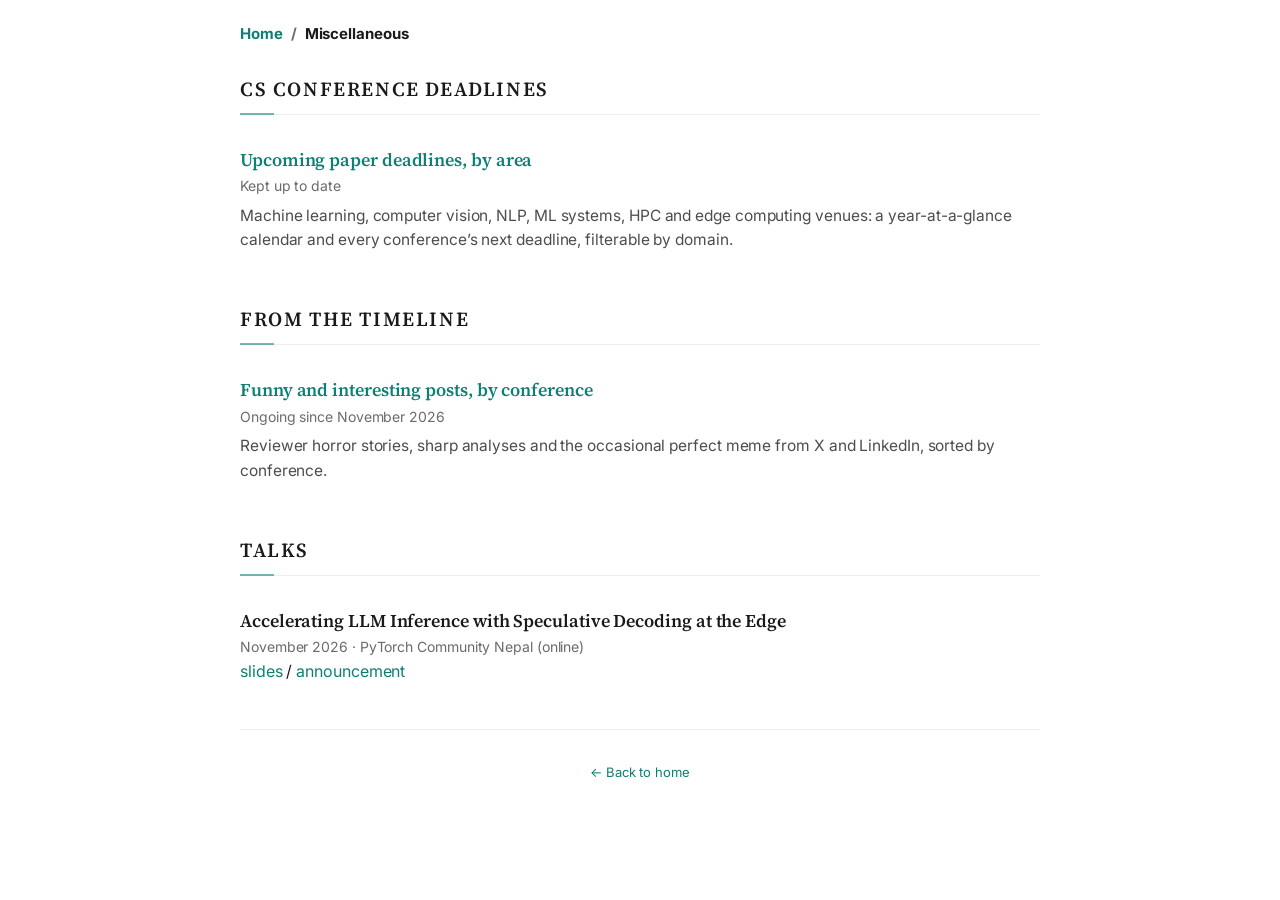
<file: miscellaneous/index.html>
<!DOCTYPE html>
<html lang="en">

<head>
  <meta charset="UTF-8">
  <meta name="viewport" content="width=device-width, initial-scale=1">
  <meta name="description" content="Manjil Nepal – life outside research: notes, trips, and other things.">
  <meta name="author" content="Manjil Nepal">
  <meta name="theme-color" content="#ffffff">
  <title>Miscellaneous – Manjil Nepal</title>
  <link rel="shortcut icon" href="../assets/img/icons/atom.png" type="image/x-icon">
  <link rel="preconnect" href="https://fonts.googleapis.com">
  <link rel="preconnect" href="https://fonts.gstatic.com" crossorigin>
  <link rel="stylesheet"
    href="https://fonts.googleapis.com/css2?family=Inter:ital,wght@0,400..900;1,400..700&family=Source+Serif+4:ital,opsz,wght@0,8..60,400..700;1,8..60,400&family=Noto+Serif+Devanagari:wght@600&display=swap">
  <link rel="stylesheet" href="../assets/css/style.css?v=20261108">
</head>

<body>

  <!-- ── Nav ── -->
  <nav class="page-nav">
    <a href="../">Home</a>
    <span aria-hidden="true">/</span>
    <span aria-current="page">Miscellaneous</span>
  </nav>

  <!--
    To add an entry to any section, copy this block. The image is optional;
    drop the .misc-img element entirely for a text-only entry. Images live in
    assets/img/misc/.

  <div class="misc-item">
    <div class="misc-img">
      <img src="../assets/img/misc/your-photo.jpg" alt="Short description" loading="lazy">
    </div>
    <div class="misc-body">
      <a class="misc-title" href="#">Title of the thing</a>
      <div class="misc-date">Month Year</div>
      <p>A few sentences about it.</p>
    </div>
  </div>
  -->

  <!-- ── CS deadlines ── -->
  <section class="section" id="deadlines">
    <h2>CS Conference Deadlines</h2>

    <div class="misc-item">
      <div class="misc-body">
        <a class="misc-title" href="deadlines/">Upcoming paper deadlines, by area</a>
        <div class="misc-date">Kept up to date</div>
        <p>Machine learning, computer vision, NLP, ML systems, HPC and edge computing venues: a year-at-a-glance
          calendar and every conference&#8217;s next deadline, filterable by domain.</p>
      </div>
    </div>
  </section>

  <!-- ── From the Timeline ── -->
  <section class="section" id="timeline">
    <h2>From the Timeline</h2>

    <div class="misc-item">
      <div class="misc-body">
        <a class="misc-title" href="timeline/">Funny and interesting posts, by conference</a>
        <div class="misc-date">Ongoing since November 2026</div>
        <p>Reviewer horror stories, sharp analyses and the occasional perfect meme from X and LinkedIn, sorted
          by conference.</p>
      </div>
    </div>
  </section>

  <!-- ── Talks ── newest first -->
  <section class="section" id="talks">
    <h2>Talks</h2>

    <div class="misc-item">
      <div class="misc-body">
        <span class="misc-title">Accelerating LLM Inference with Speculative Decoding at the Edge</span>
        <div class="misc-date">November 2026 &middot; PyTorch Community Nepal (online)</div>
        <a href="../data/talks/speculative-decoding-pytorch-nepal.pdf" target="_blank">slides</a>
        /
        <a href="https://www.linkedin.com/feed/update/urn:li:activity:7522672305756577792/"
          target="_blank">announcement</a>
      </div>
    </div>
  </section>

  <!-- ── Footer ── -->
  <footer class="footer">
    <div class="footer-credit">
      <a href="../">&larr; Back to home</a>
    </div>
  </footer>


</body>

</html>
</file>
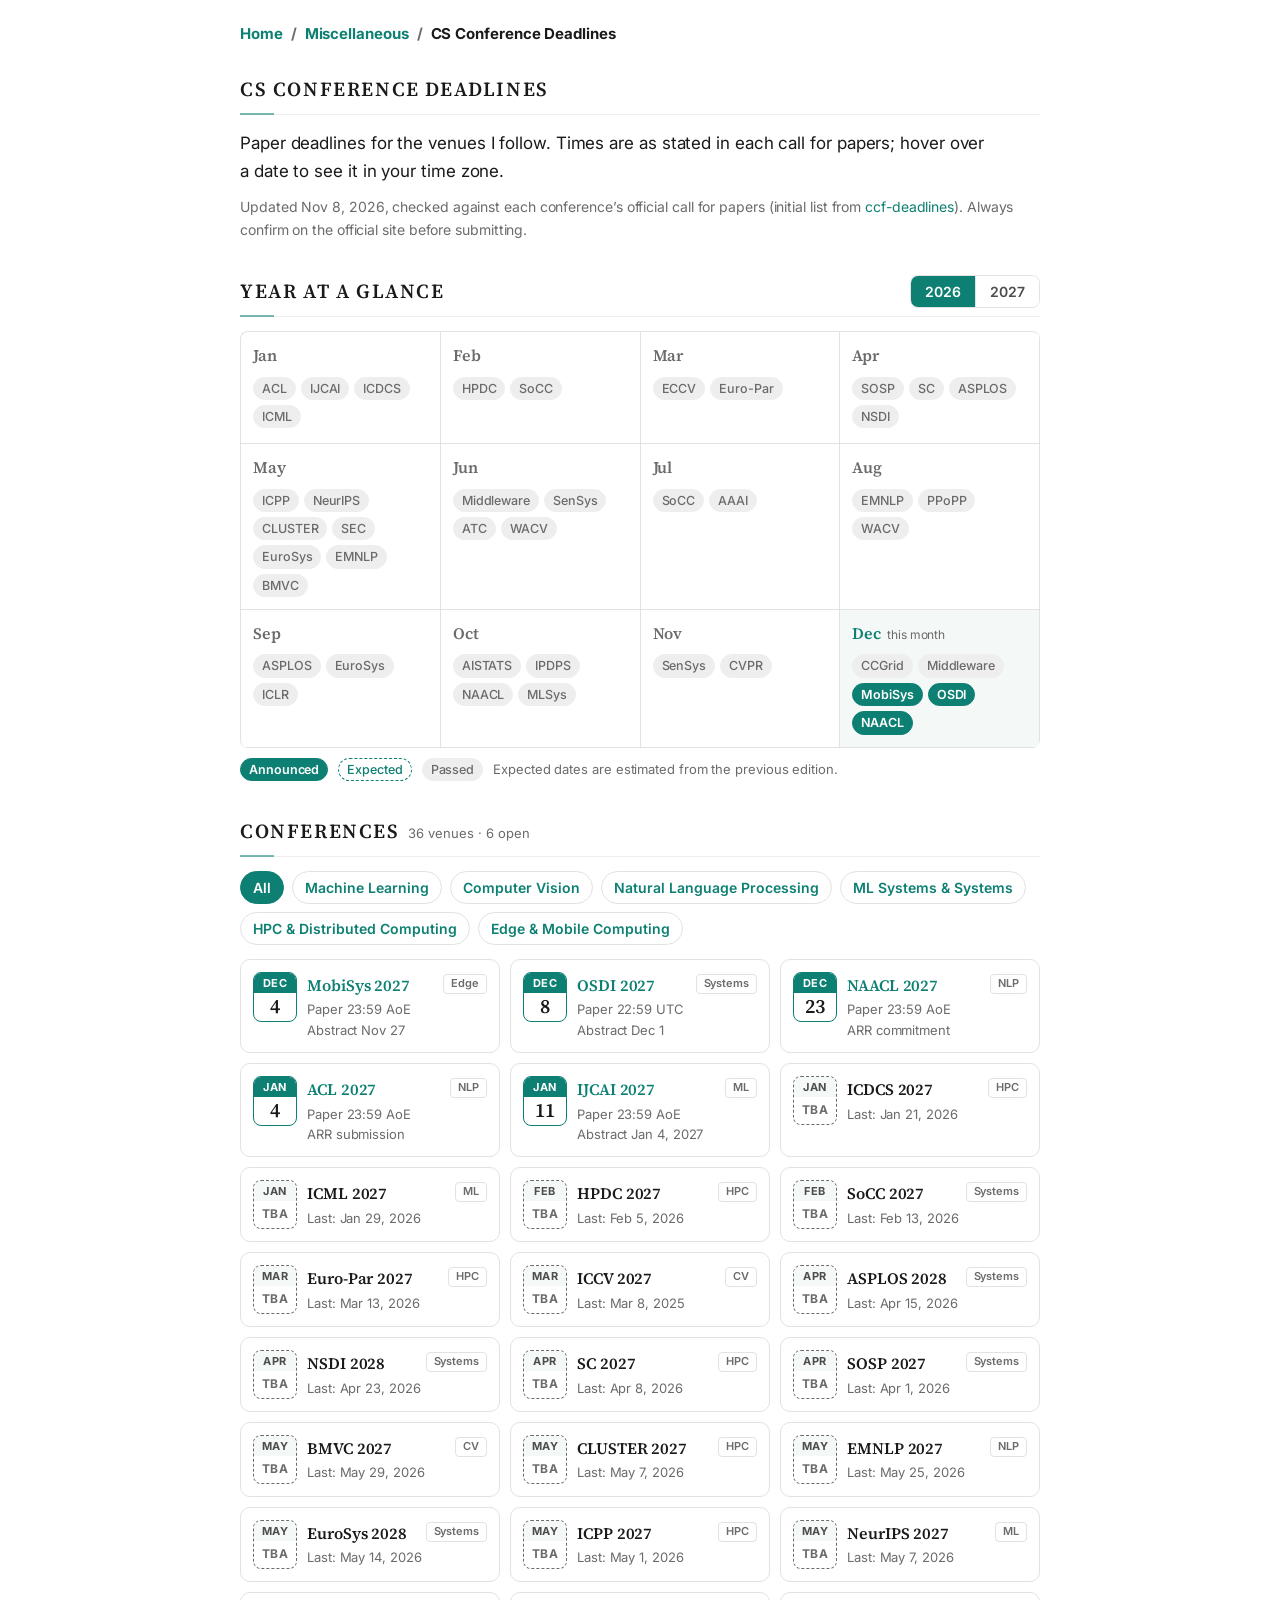
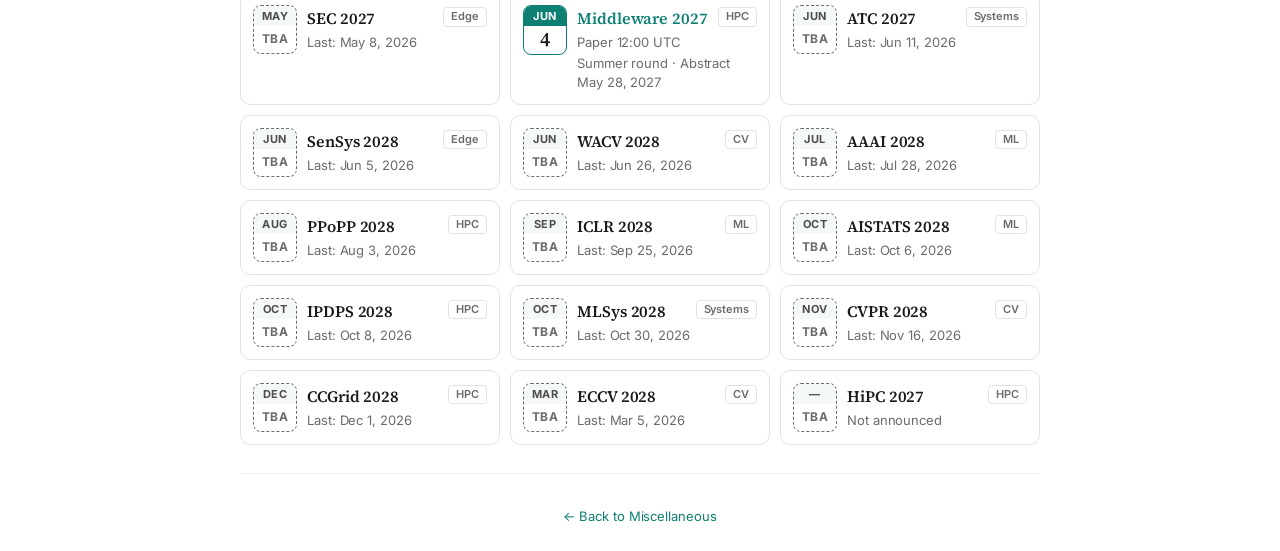
<file: miscellaneous/deadlines/index.html>
<!DOCTYPE html>
<html lang="en">

<head>
  <meta charset="UTF-8">
  <meta name="viewport" content="width=device-width, initial-scale=1">
  <meta name="description" content="Computer science paper deadlines for machine learning, computer vision, NLP, ML systems, HPC and edge computing conferences, with a year-at-a-glance calendar.">
  <meta name="author" content="Manjil Nepal">
  <meta name="theme-color" content="#ffffff">
  <title>CS Conference Deadlines – Manjil Nepal</title>
  <link rel="shortcut icon" href="../../assets/img/icons/atom.png" type="image/x-icon">
  <link rel="preconnect" href="https://fonts.googleapis.com">
  <link rel="preconnect" href="https://fonts.gstatic.com" crossorigin>
  <link rel="stylesheet"
    href="https://fonts.googleapis.com/css2?family=Inter:ital,wght@0,400..900;1,400..700&family=Source+Serif+4:ital,opsz,wght@0,8..60,400..700;1,8..60,400&family=Noto+Serif+Devanagari:wght@600&display=swap">
  <link rel="stylesheet" href="../../assets/css/style.css?v=20261108">
</head>

<body>

  <!-- ── Nav ── -->
  <nav class="page-nav">
    <a href="../../">Home</a>
    <span aria-hidden="true">/</span>
    <a href="../">Miscellaneous</a>
    <span aria-hidden="true">/</span>
    <span aria-current="page">CS Conference Deadlines</span>
  </nav>

  <section class="section">
    <h2>CS Conference Deadlines</h2>
    <p class="lede">Paper deadlines for the venues I follow. Times are as stated in each call for papers; hover
      over a date to see it in your time zone.</p>
    <p class="dl-note">Updated <span id="dl-updated">Nov 2026</span>, checked against each conference&#8217;s
      official call for papers (initial list from
      <a href="https://github.com/ccfddl/ccf-deadlines" target="_blank" rel="noopener">ccf-deadlines</a>).
      Always confirm on the official site before submitting.</p>
  </section>

  <!-- Everything below is rendered by assets/js/deadlines.js from deadlines.js.
       To add or change a conference, edit miscellaneous/deadlines/deadlines.js. -->
  <div id="deadlines">
    <noscript>
      <p class="dl-empty">This page needs JavaScript to show the deadlines.</p>
    </noscript>
  </div>

  <!-- ── Footer ── -->
  <footer class="footer">
    <div class="footer-credit">
      <a href="../">&larr; Back to Miscellaneous</a>
    </div>
  </footer>

  <!-- Bump ?v= after editing deadlines.js so browsers fetch the new data instead of a cached copy. -->
  <script src="deadlines.js?v=20261108"></script>
  <script src="../../assets/js/deadlines.js?v=20261108"></script>
</body>

</html>
</file>
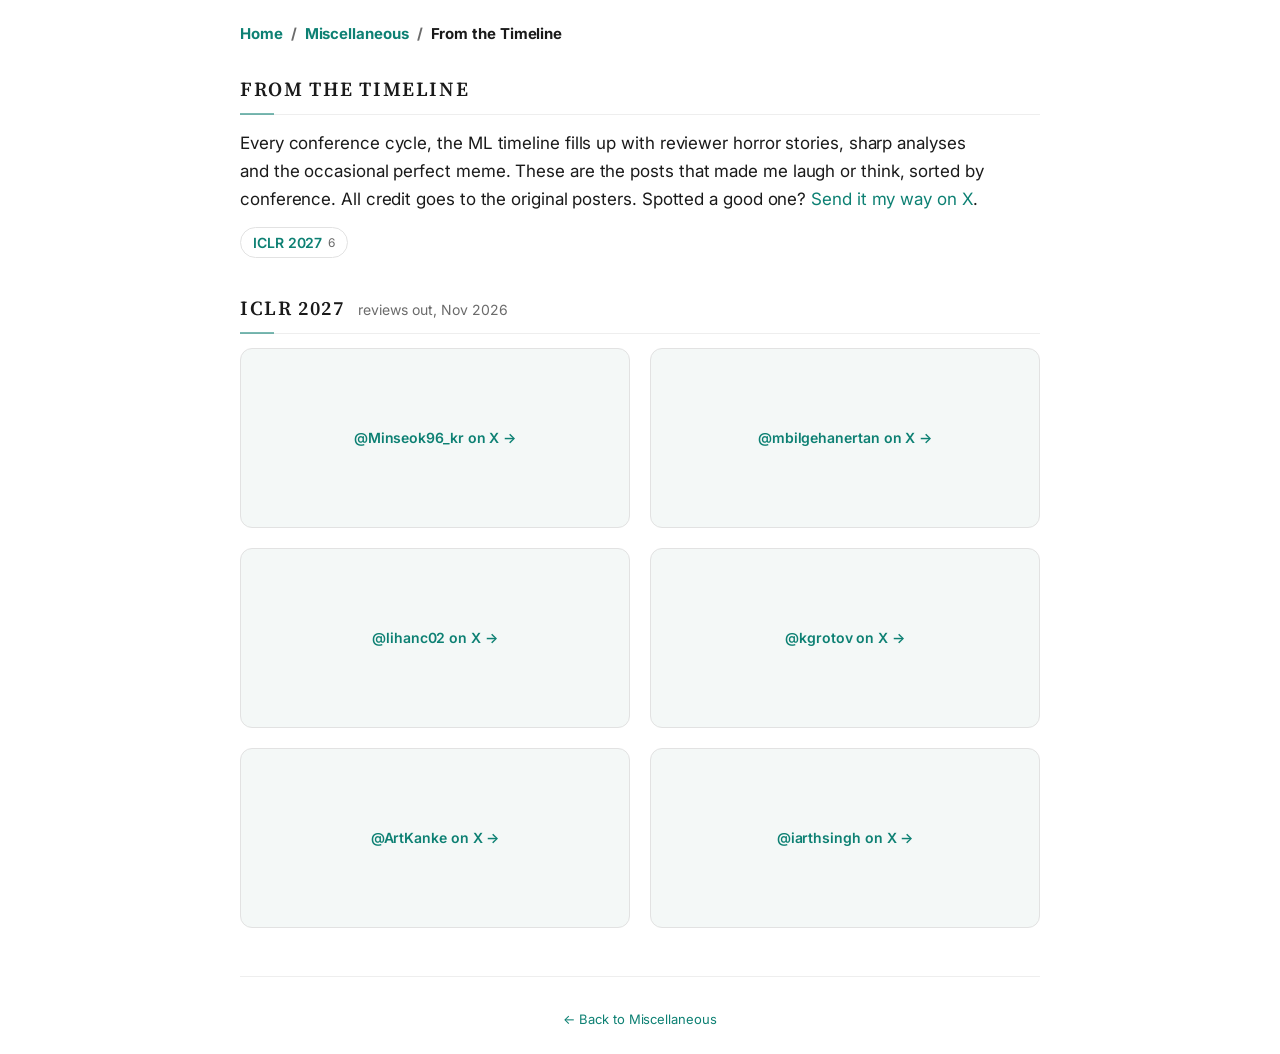
<file: miscellaneous/timeline/index.html>
<!DOCTYPE html>
<html lang="en">

<head>
  <meta charset="UTF-8">
  <meta name="viewport" content="width=device-width, initial-scale=1">
  <meta name="description" content="Funny and interesting posts about ML conferences from X and LinkedIn, sorted by conference.">
  <meta name="author" content="Manjil Nepal">
  <meta name="theme-color" content="#ffffff">
  <title>From the Timeline – Manjil Nepal</title>
  <link rel="shortcut icon" href="../../assets/img/icons/atom.png" type="image/x-icon">
  <link rel="preconnect" href="https://fonts.googleapis.com">
  <link rel="preconnect" href="https://fonts.gstatic.com" crossorigin>
  <link rel="stylesheet"
    href="https://fonts.googleapis.com/css2?family=Inter:ital,wght@0,400..900;1,400..700&family=Source+Serif+4:ital,opsz,wght@0,8..60,400..700;1,8..60,400&family=Noto+Serif+Devanagari:wght@600&display=swap">
  <link rel="stylesheet" href="../../assets/css/style.css?v=20261108">
</head>

<body>

  <!-- ── Nav ── -->
  <nav class="page-nav">
    <a href="../../">Home</a>
    <span aria-hidden="true">/</span>
    <a href="../">Miscellaneous</a>
    <span aria-hidden="true">/</span>
    <span aria-current="page">From the Timeline</span>
  </nav>

  <section class="section">
    <h2>From the Timeline</h2>
    <p class="lede">Every conference cycle, the ML timeline fills up with reviewer horror stories, sharp analyses
      and the occasional perfect meme. These are the posts that made me laugh or think, sorted by conference.
      All credit goes to the original posters. Spotted a good one?
      <a href="https://x.com/manjilnp" target="_blank" rel="noopener">Send it my way on X</a>.</p>

    <!-- Venue jump links; filled in by meme-feed.js from the sections below. -->
    <nav class="meme-confs" aria-label="Conferences"></nav>
  </section>

  <!--
    ── To add a post ──
    Paste the post URL as a new <li> at the TOP of that conference's list
    (newest first). X/Twitter and LinkedIn links are embedded automatically
    by assets/js/meme-feed.js; nothing needs to be downloaded.

      <li><a href="https://x.com/USER/status/ID"></a></li>
      <li><a href="https://www.linkedin.com/posts/..."></a></li>

    LinkedIn embeds have a fixed height; if one is cut off or too tall,
    add data-height="800" (pixels) to its <a>.

    ── To add a conference ──
    Copy a whole <section class="section meme-conf"> block, give it a new
    id (used in the URL, e.g. #neurips-2026) and heading, and put the newest
    conference first. The jump links at the top update on their own.
  -->

  <section class="section meme-conf" id="iclr-2027">
    <h2>ICLR 2027 <span class="h2-note">reviews out, Nov 2026</span></h2>
    <ul class="meme-feed">
      <li><a href="https://x.com/Minseok96_kr/status/2118938513853055360"></a></li>
      <li><a href="https://x.com/lihanc02/status/2118843054975336646"></a></li>
      <li><a href="https://x.com/ArtKanke/status/2118789027381833765"></a></li>
      <li><a href="https://x.com/mbilgehanertan/status/2118760558854070637"></a></li>
      <li><a href="https://x.com/kgrotov/status/2118695897890804071"></a></li>
      <li><a href="https://x.com/iarthsingh/status/2112076489793614113"></a></li>
    </ul>
  </section>

  <!-- ── Footer ── -->
  <footer class="footer">
    <div class="footer-credit">
      <a href="../">&larr; Back to Miscellaneous</a>
    </div>
  </footer>

  <script src="../../assets/js/meme-feed.js?v=20261108"></script>
</body>

</html>
</file>
<file: assets/css/style.css>
/* Fonts loaded via <link> in HTML for non-blocking parallel fetch */

/* ── Design tokens ──
   Light academic palette: white page, black text, ocean-teal links that
   turn coral on hover, neutral grey rules. The site is light-only. */
:root {
  color-scheme: light;
  --text: #1a1a1a;
  --text-muted: #4d4d4d;
  --text-faint: #6b6b6b;
  --link: #0d8073;
  --link-hover: #e5603f;
  --rule: #e2e2e2;
  --rule-soft: #eeeeee;
  --surface: #f4f8f7;
  --bg: #ffffff;
  --accent-strong: #b54708;
  --figure-bg: #ffffff;
  --figure-filter: none;
  /* Source Serif for the name, section headings and titles; Inter for
     reading. Noto Serif Devanagari covers the Nepali half of the name. */
  --font-body: 'Inter', system-ui, -apple-system, 'Segoe UI', Helvetica, Arial, sans-serif;
  --font-display: 'Source Serif 4', 'Noto Serif Devanagari', Georgia, 'Times New Roman', serif;
}

/* ── Reset & Base ── */
*, *::before, *::after {
  box-sizing: border-box;
  margin: 0;
  padding: 0;
}

/* ── Page controls ── */
/* Corner stack holding the page-level controls. Individual buttons
   are static within it, so adding another does not need new coordinates. */
.controls {
  position: absolute;
  top: 16px;
  right: 16px;
  z-index: 10;
  display: flex;
  align-items: center;
  gap: 10px;
}

/* ── Markdown view (AI mode) ── */
/* Deliberately unstyled-looking: monospace source, wrapped rather than
   scrolled, so it reads as the page's underlying text. */
.md-view {
  margin: 0;
  padding: 40px 0 8px;
  font-family: ui-monospace, SFMono-Regular, "SF Mono", Menlo, Consolas, monospace;
  font-size: 13.5px;
  line-height: 1.7;
  white-space: pre-wrap;
  word-wrap: break-word;
  color: var(--text-muted);
}

.md-view[hidden] {
  display: none;
}

/* ── Human / AI voice toggle ── */
/* Reads as one pill: label and track share a light capsule, sized to sit in
   the fixed corner controls. */
.voice-toggle {
  display: flex;
  align-items: center;
  gap: 8px;
  height: 30px;
  padding: 0 5px 0 11px;
  font: inherit;
  font-size: 12.5px;
  font-weight: 700;
  line-height: 1;
  cursor: pointer;
  color: var(--text);
  background: var(--bg);
  border: 1px solid var(--rule);
  border-radius: 999px;
}

.voice-toggle:focus-visible {
  outline: 2px solid var(--link);
  outline-offset: 2px;
}

.voice-label {
  /* Both words occupy the same box, so the pill does not resize on toggle
     and the track never shifts sideways. */
  display: inline-grid;
  place-items: center;
  min-width: 5ch;
}

.voice-track {
  position: relative;
  width: 34px;
  height: 19px;
  border-radius: 999px;
  background: #c9ced6;
}

.voice-thumb {
  position: absolute;
  top: 2.5px;
  left: 2.5px;
  width: 14px;
  height: 14px;
  border-radius: 50%;
  background: #ffffff;
  box-shadow: 0 1px 2px rgba(0, 0, 0, 0.25);
}

/* Checked = AI voice: thumb travels the track's inner width. */
.voice-toggle[aria-checked="true"] .voice-track {
  background: var(--link);
}

.voice-toggle[aria-checked="true"] .voice-thumb {
  transform: translateX(15px);
}

body {
  font-family: var(--font-body);
  font-size: 16px;
  letter-spacing: -0.005em;
  line-height: 1.65;
  color: var(--text);
  background: var(--bg);
  max-width: 840px;
  margin: 0 auto;
  padding: 0 20px;
  -webkit-font-smoothing: antialiased;
  text-rendering: optimizeLegibility;
}

/* ── Typography ── */
a {
  color: var(--link);
  text-decoration: none;
}

a:focus,
a:hover {
  color: var(--link-hover);
}

a:focus-visible {
  outline: 2px solid var(--link);
  outline-offset: 2px;
  border-radius: 2px;
}

h2 {
  font-family: var(--font-display);
  font-weight: 600;
  font-size: 20px;
  margin: 0;
  letter-spacing: 0.08em;
  text-transform: uppercase;
  color: var(--text);
}

strong {
  font-size: inherit;
}

.name {
  padding-top: 12px;
  margin: 0 0 10px;
  /* Scales with viewport so the Devanagari half never collides
     with the profile photo at mid widths. */
  font-family: var(--font-display);
  font-size: clamp(26px, 4.1vw, 35px);
  font-weight: 600;
  text-align: center;
  letter-spacing: -0.3px;
  line-height: 1.2;
  text-wrap: balance;
  color: var(--text);
}

/* ── Layout ── */
.header {
  display: flex;
  align-items: center;
  gap: 28px;
  padding: 36px 0 28px;
  border-bottom: 1px solid var(--rule);
  margin-bottom: 8px;
}

.header-info {
  flex: 1;
  min-width: 0;
}

/* :not(.name) so this never overrides the name's display size —
   it is more specific than .name and would otherwise win. */
.header-info > p:not(.name) {
  text-align: center;
  color: var(--text-muted);
  font-size: 16px;
  margin-bottom: 4px;
}

/* Short bio under the role line. Left-aligned for reading, unlike the
   centred name and links around it. */
.header-info > p.header-bio {
  margin: 12px 0 14px;
  text-align: left;
  font-size: 16px;
  line-height: 1.6;
  color: var(--text);
  text-wrap: pretty;
}

.header-photo {
  flex-shrink: 0;
  width: 28%;
  max-width: 200px;
}

/* Ring is drawn with box-shadow rather than a border so it sits outside the
   image edge — a border would crop into the portrait at the rounding. */
.header-photo img {
  width: 100%;
  aspect-ratio: 1 / 1;
  object-fit: cover;
  border-radius: 50%;
  display: block;
  box-shadow: 0 0 0 1px var(--rule), 0 0 0 6px var(--bg), 0 0 0 7px var(--rule-soft);
}

.header-photo a:hover img {
  box-shadow: 0 0 0 1px var(--link), 0 0 0 6px var(--bg), 0 0 0 7px var(--rule);
}

.header-photo a:focus-visible {
  outline: 2px solid var(--link);
  outline-offset: 6px;
  border-radius: 50%;
}

.links {
  text-align: center;
  margin-top: 10px;
  font-size: 16px;
  font-weight: 600;
}

/* ── Sections ── */
.section {
  padding: 26px 0 8px;
}

/* Hairline runs the full column for structure; the short ochre dash over it
   marks the label itself, so the eye catches the heading before the rule. */
.section h2 {
  position: relative;
  margin-bottom: 14px;
  padding-bottom: 8px;
  border-bottom: 1px solid var(--rule-soft);
}

/* Sits beside a heading as a quiet aside — steps down to body weight and
   size so it reads as an annotation rather than part of the label. */
.h2-note {
  font-size: 15px;
  font-weight: 400;
  margin-left: 8px;
}

.section h2::after {
  content: "";
  position: absolute;
  left: 0;
  bottom: -1px;
  width: 34px;
  height: 2px;
  background: var(--link);
  opacity: 0.55;
}

/* ── Lede paragraph ── */
/* Standing prose under a heading. Slightly larger than body copy with a
   capped measure, so it reads as an intro rather than an entry body. */
.lede {
  font-size: 17px;
  line-height: 1.65;
  max-width: 68ch;
  color: var(--text);
}

/* ── Entry rows (experience, research, etc.) ── */
/* Top-aligned rather than centred: entries range from one role to several,
   and centring leaves the logo floating mid-block on the tall ones. The
   small top padding drops it onto the org title's optical centre. */
.entry {
  display: flex;
  gap: 20px;
  padding: 16px 0;
  align-items: flex-start;
}

/* Logo tiles: one square white plate per organisation, matching the
   figure plates below. Logos arrive as transparent PNGs, padded squares
   and full-bleed marks, so the tile, not the file, sets the size; the
   white ground also keeps dark-on-transparent logos visible. */
.entry-img {
  flex-shrink: 0;
  width: 125px;
  height: 125px;
  margin-top: 2px;
  padding: 5px;
  display: flex;
  align-items: center;
  justify-content: center;
  overflow: hidden;
  background: var(--figure-bg);
  border: 1px solid var(--rule);
  border-radius: 16px;
  box-shadow: 0 1px 2px rgba(0, 0, 0, 0.05);
}

.entry-img img {
  width: 100%;
  height: 100%;
  object-fit: contain;
  filter: var(--figure-filter);
}

/* Logo file carries a wide transparent margin: enlarge to match the others */
.entry-img.logo-zoom img {
  transform: scale(1.3);
}

/* Square mark designed to be shown edge to edge, like an app icon */
.entry-img.logo-fill {
  padding: 0;
}

.entry-img.logo-fill img {
  object-fit: cover;
}

.entry-body {
  flex: 1;
  min-width: 0;
  line-height: 1.55;
  font-size: 16px;
  /* Shared vertical axis for the org marker, the timeline rail and
     every role dot. Change this one value to move them all together. */
  --axis: 6px;
}

.entry-title {
  font-family: var(--font-display);
  font-size: 19px;
  font-weight: 600;
  line-height: 1.35;
}

/* Organization heading. Everything in the entry hangs off one vertical
   axis, --axis, measured from the entry-body content edge. Markers are
   centred on it with translateX(-50%) rather than hand-computed offsets,
   so sizes can change without breaking alignment. */
.entry-body > .entry-title {
  position: relative;
  padding-left: calc(var(--axis) + 12px);
}

.entry-body > .entry-title::before {
  content: "";
  position: absolute;
  left: var(--axis);
  top: 0.62em;
  transform: translate(-50%, -50%);
  width: 12px;
  height: 12px;
  border-radius: 50%;
  background: var(--text-muted);
}

.entry-date {
  font-size: 15px;
  color: var(--text-muted);
  margin: 3px 0 6px;
}

/* ── Timeline (promotion progression) ── */
/* Rail centred on --axis. Drawn as a pseudo-element rather than a
   border so it can start and stop at the dot centres — a border would
   span the full box and overshoot past the last dot. */
.entry-timeline {
  position: relative;
  margin: 4px 0 12px calc(var(--axis) - 1px);
  padding-left: 11px;
}

.entry-timeline::before {
  content: "";
  position: absolute;
  left: 0;
  width: 2px;
  background: var(--rule);
  /* Spans exactly first-dot centre to last-dot centre. The bottom
     offset clears the last item's remaining line box below its dot. */
  top: 0.62em;
  bottom: calc(0.62em + 5px);
}

.timeline-item {
  position: relative;
  padding: 2px 0 10px 0;
}

.timeline-item:last-child {
  padding-bottom: 0;
}

/* Single-role entries: no progression to trace, so no rail at all. */
.entry-timeline:has(.timeline-item:only-child)::before {
  display: none;
}

.entry-timeline:has(.timeline-item:only-child) {
  margin-bottom: 8px;
}

/* Centred on the rail: the item's content edge sits 11px past the
   timeline's padding edge, and the 2px rail straddles that edge, so
   its centre is 10px back. translate(-50%) centres the dot on it. */
.timeline-dot {
  position: absolute;
  left: -10px;
  top: 0.62em;
  transform: translate(-50%, -50%);
  width: 8px;
  height: 8px;
  border-radius: 50%;
  background: var(--bg);
  border: 2px solid var(--text-faint);
}

/* Roles are listed newest-first, so filling the first dot marks where the
   progression currently stands. Only meaningful when there is a progression
   to trace — on single-role entries the rail is hidden and a filled dot
   would just be a stray mark. */
.entry-timeline:not(:has(.timeline-item:only-child)) .timeline-item:first-child .timeline-dot {
  background: var(--link);
  border-color: var(--link);
}

.timeline-content {
  display: flex;
  align-items: baseline;
  flex-wrap: wrap;
  gap: 0;
}

.timeline-content .entry-title {
  font-size: 17px;
  font-weight: 700;
}

.timeline-content .entry-title::after {
  content: "·";
  margin: 0 7px;
  font-weight: 400;
  color: var(--text-faint);
}

.timeline-content .entry-date {
  margin: 0;
  white-space: nowrap;
}

/* Secondary detail under a role, e.g. the course a TA taught. */
.timeline-note {
  font-size: 15px;
  color: var(--text-muted);
  line-height: 1.45;
  margin-top: 1px;
}

/* ── Education ── */
/* Deliberately logo-less and rail-less: two degrees need no progression
   to trace, so each is just school / degree · years / department. */
.edu {
  padding: 12px 0;
  line-height: 1.55;
}

.edu:first-of-type {
  padding-top: 4px;
}

.edu-school {
  font-size: 18px;
  font-weight: 700;
  line-height: 1.35;
}

.edu-line {
  display: flex;
  align-items: baseline;
  flex-wrap: wrap;
  margin-top: 2px;
  font-size: 16px;
}

.edu-date {
  font-size: 15px;
  color: var(--text-muted);
  white-space: nowrap;
}

.edu-degree::after {
  content: "·";
  margin: 0 7px;
  color: var(--text-faint);
}

.edu-dept {
  font-size: 15px;
  color: var(--text-muted);
}

/* Thesis: a thin rule, a small label, the title in the paper-title face,
   and the venue as one muted line. */
.thesis {
  margin-top: 12px;
  padding: 1px 0 2px 14px;
  border-left: 2px solid #9fcfc8;
}

.thesis-label {
  display: block;
  font-size: 12px;
  font-weight: 700;
  letter-spacing: 0.08em;
  text-transform: uppercase;
  color: var(--text-faint);
}

.thesis-title {
  display: block;
  margin-top: 3px;
  font-family: var(--font-display);
  font-size: 17px;
  font-weight: 600;
  line-height: 1.4;
  color: var(--text);
  text-wrap: balance;
}

.thesis-title:hover,
.thesis-title:focus-visible {
  color: var(--link);
}

.thesis-venue {
  margin-top: 3px;
  font-size: 15px;
  color: var(--text-muted);
}

.thesis-venue .nowrap {
  white-space: nowrap;
}

/* Leave room above the card when the thesis link jumps to it. */
#quality-judges {
  scroll-margin-top: 24px;
}

/* ── Project meta line ── */
.project-meta {
  font-size: 15px;
  color: var(--text-muted);
}

/* ── Paper cards ── */
.paper {
  display: flex;
  gap: 20px;
  padding: 16px 0;
  align-items: flex-start;
}

.paper-img {
  flex-shrink: 0;
  width: 170px;
  position: relative;
  overflow: hidden;
}

.paper-img img {
  width: 100%;
  display: block;
  border-radius: 4px;
  border: 1px solid var(--rule-soft);
}

.paper:hover .paper-img img {
  border-color: var(--rule);
}

/* Figure plates (Publications, Achievements): every image sits on the same
   white plate, letterboxed with object-fit so a 3:1 system diagram and a 1:1
   logo read at the same visual weight. The plate is white
   because the images themselves are drawn on white. */
.figures .paper-img {
  width: 220px;
  aspect-ratio: 3 / 2;
  margin-top: 4px;
  padding: 8px;
  display: flex;
  align-items: center;
  justify-content: center;
  background: var(--figure-bg);
  border: 1px solid var(--rule);
  border-radius: 8px;
  box-shadow: 0 1px 2px rgba(0, 0, 0, 0.05);
}

.figures .paper-img img {
  width: 100%;
  height: 100%;
  object-fit: contain;
  border: 0;
  border-radius: 0;
  filter: var(--figure-filter);
}

/* Achievement logos carry their own generous white margin */
.achievements .paper-img {
  padding: 4px;
}

/* Project artwork is an illustration, not a diagram: give it room. */
.projects .paper-img {
  padding: 18px;
}

.publications .paper-img {
  cursor: zoom-in;
}

/* Small "expand" glyph so the plate reads as clickable */
.publications .paper-img::after {
  content: "";
  position: absolute;
  right: 6px;
  bottom: 6px;
  width: 22px;
  height: 22px;
  border-radius: 5px;
  background: rgba(255, 255, 255, 0.92) url("data:image/svg+xml,%3Csvg xmlns='http://www.w3.org/2000/svg' viewBox='0 0 24 24' fill='none' stroke='%231a1a1a' stroke-width='2.2' stroke-linecap='round' stroke-linejoin='round'%3E%3Cpath d='M15 3h6v6M9 21H3v-6M21 3l-7 7M3 21l7-7'/%3E%3C/svg%3E") center / 13px no-repeat;
  opacity: 0;
}

.publications .paper-img:hover,
.publications .paper-img:focus-visible {
  border-color: var(--text-faint);
  box-shadow: 0 6px 18px rgba(0, 0, 0, 0.12);
}

.publications .paper-img:hover::after,
.publications .paper-img:focus-visible::after {
  opacity: 1;
}

.publications .paper-img:focus-visible {
  outline: 2px solid var(--link);
  outline-offset: 3px;
}

/* ── Figure lightbox ── */
.lightbox {
  max-width: min(1200px, 94vw);
  max-height: 92vh;
  margin: auto;
  padding: 0;
  border: 0;
  border-radius: 10px;
  background: var(--bg);
  color: var(--text);
  box-shadow: 0 20px 60px rgba(0, 0, 0, 0.18);
  overflow: hidden;
}

.lightbox::backdrop {
  background: rgba(255, 255, 255, 0.85);
  backdrop-filter: blur(3px);
}

.lightbox img {
  display: block;
  max-width: 100%;
  max-height: calc(92vh - 64px);
  margin: 0 auto;
  padding: 16px;
  background: var(--figure-bg);
  filter: var(--figure-filter);
  cursor: zoom-out;
}

.lightbox-caption {
  display: flex;
  align-items: center;
  gap: 16px;
  padding: 10px 16px;
  border-top: 1px solid var(--rule);
  font-size: 15px;
  font-weight: 700;
  line-height: 1.35;
}

.lightbox-caption span {
  flex: 1;
  min-width: 0;
}

.lightbox-close {
  flex-shrink: 0;
  width: 32px;
  height: 32px;
  font: inherit;
  font-size: 20px;
  line-height: 1;
  color: var(--text-muted);
  background: var(--surface);
  border: 1px solid var(--rule);
  border-radius: 6px;
  cursor: pointer;
}

.lightbox-close:hover {
  color: var(--text);
  border-color: var(--text-faint);
}

.lightbox-close:focus-visible {
  outline: 2px solid var(--link);
  outline-offset: 2px;
}

.paper-body {
  flex: 1;
  min-width: 0;
  font-size: 16px;
  line-height: 1.55;
}

/* Titles read as headings, not links: same dark ink whether or not the
   paper has a URL yet, turning blue only on hover when it does. */
.papertitle {
  font-family: var(--font-display);
  font-size: 18px;
  font-weight: 600;
  line-height: 1.35;
  color: var(--text);
}

a:hover .papertitle,
a:focus-visible .papertitle {
  color: var(--link);
}

.paper-body em {
  color: var(--text-muted);
}

.oral {
  color: var(--accent-strong);
  font-weight: 700;
}

/* Conference tier badge shown beside the venue */
.venue-rank {
  color: var(--accent-strong);
  font-size: 14px;
  font-weight: 700;
  letter-spacing: 0.02em;
  white-space: nowrap;
}

/* Author list: own name set in Inter Black so it stands out by weight alone */
.paper-body > strong {
  color: var(--text);
  font-weight: 900;
}

/* ── Collapsible abstracts ── */
details {
  margin-top: 8px;
}

details summary {
  cursor: pointer;
  font-size: 14px;
  color: var(--text-muted);
  font-weight: 600;
  user-select: none;
  list-style: none;
  display: inline-flex;
  align-items: center;
  gap: 6px;
}

details summary::-webkit-details-marker {
  display: none;
}

details summary::before {
  content: "+";
  display: inline-flex;
  align-items: center;
  justify-content: center;
  width: 18px;
  height: 18px;
  font-size: 15px;
  line-height: 1;
  border: 1.5px solid var(--rule);
  border-radius: 3px;
  background: var(--surface);
  color: var(--text-muted);
  font-weight: 400;
  flex-shrink: 0;
}

details summary:focus-visible {
  outline: 2px solid var(--link);
  outline-offset: 3px;
  border-radius: 3px;
  color: var(--text);
}

details[open] summary::before {
  content: "−";
}

details summary:hover {
  color: var(--text);
}

details summary:hover::before {
  border-color: var(--text-faint);
  color: var(--text);
}

details p {
  margin-top: 8px;
  font-size: 15px;
  line-height: 1.6;
  color: var(--text-muted);
  text-align: justify;
  hyphens: auto;
}

/* ── Back to top ── */
.to-top {
  position: fixed;
  right: 18px;
  bottom: 18px;
  z-index: 6;
  width: 38px;
  height: 38px;
  display: flex;
  align-items: center;
  justify-content: center;
  border-radius: 50%;
  color: var(--text-muted);
  background: var(--bg);
  border: 1px solid var(--rule);
  box-shadow: 0 2px 8px rgba(0, 0, 0, 0.1);
}

.to-top[hidden] {
  display: none;
}

.to-top:hover {
  color: var(--link);
  border-color: var(--link);
}

.to-top svg {
  width: 17px;
  height: 17px;
  fill: none;
  stroke: currentColor;
  stroke-width: 2.2;
  stroke-linecap: round;
  stroke-linejoin: round;
}

/* ── Recent news ── */
/* Compact, scannable rows: a date and one sentence. The box is sized (in
   home.js) to show exactly the five newest; the rest scroll. */
.news {
  position: relative;
  margin-top: 4px;
}

.news-viewport {
  max-height: 210px; /* fallback; home.js fits it to five entries */
  overflow-y: auto;
  padding-right: 14px;
  overscroll-behavior: contain;
}

.news-viewport:focus-visible {
  outline: 2px solid var(--link);
  outline-offset: 2px;
  border-radius: 4px;
}

/* Always-visible scrollbar, so it is obvious the list holds more. Custom
   ::-webkit-scrollbar styles opt out of macOS's auto-hiding overlay bars in
   Chrome and Safari; the standard properties are left to Firefox only,
   because Chrome lets them override (and so disable) the custom bar. */
.news-viewport::-webkit-scrollbar {
  width: 8px;
}

.news-viewport::-webkit-scrollbar-track {
  background: var(--surface);
  border-radius: 8px;
}

.news-viewport::-webkit-scrollbar-thumb {
  background: #b9bec6;
  border-radius: 8px;
}

.news-viewport::-webkit-scrollbar-thumb:hover {
  background: #8f959e;
}

@supports (-moz-appearance: none) {
  .news-viewport {
    scrollbar-width: thin;
    scrollbar-color: #b9bec6 var(--surface);
  }
}

.news-list {
  list-style: none;
}

/* Date in a fixed column so the sentences start on one straight edge. */
.news-item {
  display: grid;
  grid-template-columns: 84px 1fr;
  column-gap: 14px;
  align-items: baseline;
  padding: 6px 10px;
  border-radius: 6px;
}

.news-date {
  font-size: 14px;
  font-weight: 700;
  font-variant-numeric: tabular-nums;
  white-space: nowrap;
  color: var(--text-muted);
}

.news-text {
  font-size: 15.5px;
  line-height: 1.55;
  color: var(--text);
}

/* New entries: a soft highlight and a teal date led by a dot.
   Add class="news-item is-new" to mark an item; remove it when it ages out. */
.news-item.is-new {
  background: #e8f6f3;
}

.news-item.is-new .news-date {
  color: var(--link);
}

.news-item.is-new .news-date::before {
  content: "";
  display: inline-block;
  width: 7px;
  height: 7px;
  margin-right: 6px;
  vertical-align: 1px;
  border-radius: 50%;
  background: var(--link);
}

/* ── Sub-page nav ── */
/* Breadcrumb at the top of secondary pages (miscellaneous/index.html). Padded
   on the right so it never runs under the fixed corner controls. */
.page-nav {
  display: flex;
  gap: 8px;
  padding: 22px 56px 0 0;
  font-size: 15px;
  font-weight: 700;
  color: var(--text-faint);
}

.page-nav [aria-current="page"] {
  color: var(--text);
}

/* ── Miscellaneous entries ── */
.misc-item {
  display: flex;
  gap: 20px;
  padding: 16px 0;
  border-bottom: 1px solid var(--rule-soft);
  align-items: flex-start;
}

.misc-item:last-child {
  border-bottom: none;
}

.misc-img {
  flex-shrink: 0;
  width: 170px;
}

.misc-img img {
  width: 100%;
  display: block;
  border-radius: 6px;
  border: 1px solid var(--rule-soft);
}

.misc-body {
  flex: 1;
  min-width: 0;
}

.misc-title {
  font-family: var(--font-display);
  font-weight: 600;
  font-size: 18px;
}

span.misc-title {
  color: var(--text);
}

.misc-date {
  font-size: 14px;
  color: var(--text-faint);
}

.misc-body p {
  margin-top: 6px;
  font-size: 15.5px;
  line-height: 1.6;
  color: var(--text-muted);
}

/* ── From the Timeline (miscellaneous/timeline/) ── */
/* One section per conference. Each feed is a two-column wall (CSS columns,
   so posts of different heights pack without gaps) that drops to a single
   column once a column would be narrower than a readable tweet embed. */
.meme-feed {
  list-style: none;
  columns: 2 340px;
  column-gap: 20px;
  margin-top: 8px;
}

.meme-feed li {
  break-inside: avoid;
  margin-bottom: 20px;
}

.meme-feed .twitter-tweet {
  margin: 0 auto !important;
}

/* Unrendered tweet: shown while widgets.js loads, and left in place if it is
   blocked. X swaps the <blockquote> for a <div> once the embed renders, so
   this never styles the finished post. */
.meme-feed blockquote.twitter-tweet {
  display: flex;
  align-items: center;
  justify-content: center;
  min-height: 180px;
  padding: 16px;
  font-size: 14px;
  font-weight: 600;
  background: var(--surface);
  border: 1px solid var(--rule);
  border-radius: 12px;
}

.meme-li iframe {
  display: block;
  width: 100%;
  border: 1px solid var(--rule);
  border-radius: 10px;
}

.meme-li-link {
  display: inline-block;
  margin-top: 6px;
  font-size: 14px;
  font-weight: 600;
}

/* Conference subtitle: plain annotation rather than part of the label. */
.meme-conf .h2-note {
  font-family: var(--font-body);
  font-size: 14px;
  letter-spacing: 0;
  text-transform: none;
  color: var(--text-faint);
}

/* Venue jump links, built by meme-feed.js from the .meme-conf sections. */
.meme-confs {
  display: flex;
  flex-wrap: wrap;
  gap: 8px;
  margin-top: 14px;
}

.meme-confs a {
  display: inline-flex;
  align-items: center;
  gap: 6px;
  padding: 3px 12px;
  font-size: 14px;
  font-weight: 600;
  border: 1px solid var(--rule);
  border-radius: 999px;
}

.meme-confs a:hover {
  border-color: var(--link-hover);
}

.meme-conf-count {
  font-size: 12px;
  font-weight: 400;
  color: var(--text-faint);
}

.meme-conf {
  scroll-margin-top: 16px;
}

/* ── Conference deadlines (miscellaneous/deadlines/) ── */
/* Rendered by assets/js/deadlines.js: a twelve-month year summary, domain
   filters, then the conference list. Dates only, no countdowns. */
.dl-note {
  margin-top: 10px;
  font-size: 14px;
  color: var(--text-faint);
}

.dl-h2-note {
  font-family: var(--font-body);
  font-size: 13px;
  letter-spacing: 0;
  text-transform: none;
  color: var(--text-faint);
}

/* ── 1. Year summary: one cell per month ── */
.dl-months {
  list-style: none;
  display: grid;
  grid-template-columns: repeat(4, minmax(0, 1fr));
  border-top: 1px solid var(--rule);
  border-left: 1px solid var(--rule);
  border-radius: 8px;
  overflow: hidden;
}

.dl-month {
  min-height: 112px;
  padding: 10px 12px 12px;
  border-right: 1px solid var(--rule);
  border-bottom: 1px solid var(--rule);
}

.dl-month:nth-child(4n + 1) {
  border-left: none;
}

.dl-month-now {
  background: var(--surface);
}

.dl-month-head {
  display: flex;
  align-items: baseline;
  gap: 6px;
  margin-bottom: 8px;
}

.dl-month-name {
  font-family: var(--font-display);
  font-size: 16px;
  font-weight: 600;
  color: var(--text);
}

.dl-month-now .dl-month-name {
  color: var(--link);
}

.dl-month-year {
  font-size: 12px;
  color: var(--text-faint);
}

.dl-month-items {
  display: flex;
  flex-wrap: wrap;
  gap: 5px;
}

.dl-month-empty {
  font-size: 14px;
  color: var(--rule);
}

/* Announced: solid teal. Expected: dashed outline. Passed: muted grey. */
.dl-chip {
  display: inline-block;
  padding: 1px 8px;
  font-size: 12.5px;
  font-weight: 600;
  line-height: 1.55;
  white-space: nowrap;
  border-radius: 999px;
}

.dl-chip-announced {
  color: #fff;
  background: var(--link);
  border: 1px solid var(--link);
}

.dl-chip-expected {
  font-weight: 500;
  color: var(--link);
  background: var(--bg);
  border: 1px dashed var(--link);
}

.dl-chip-passed {
  font-weight: 500;
  color: var(--text-faint);
  background: var(--rule-soft);
  border: 1px solid var(--rule-soft);
}

a.dl-chip:hover {
  color: #fff;
  background: var(--link-hover);
  border: 1px solid var(--link-hover);
}

/* Year tabs sit on the heading's baseline, right-aligned. */
.dl-year-head {
  display: flex;
  flex-wrap: wrap;
  align-items: flex-end;
  justify-content: space-between;
  gap: 8px 16px;
  margin-bottom: 14px;
  border-bottom: 1px solid var(--rule-soft);
}

.dl-year-head h2 {
  margin-bottom: 0;
  border-bottom: none;
}

.dl-year-tabs {
  display: inline-flex;
  margin-bottom: 8px;
  border: 1px solid var(--rule);
  border-radius: 8px;
  overflow: hidden;
}

.dl-year-tab {
  padding: 4px 14px;
  font: inherit;
  font-size: 14px;
  font-weight: 600;
  color: var(--text-muted);
  background: var(--bg);
  border: none;
  cursor: pointer;
}

.dl-year-tab + .dl-year-tab {
  border-left: 1px solid var(--rule);
}

.dl-year-tab:hover {
  color: var(--link);
}

.dl-year-tab[aria-pressed="true"] {
  color: #fff;
  background: var(--link);
}

.dl-year-tab:focus-visible {
  outline: 2px solid var(--link);
  outline-offset: -2px;
}

.dl-month-past .dl-month-name {
  color: var(--text-faint);
}

.dl-legend {
  display: flex;
  flex-wrap: wrap;
  align-items: center;
  gap: 6px 10px;
  margin-top: 10px;
  font-size: 13px;
  color: var(--text-faint);
}

/* ── 2. Domain filters ── */
.dl-filters {
  display: flex;
  flex-wrap: wrap;
  gap: 8px;
  margin: 0 0 14px;
}

.dl-filter {
  padding: 4px 12px;
  font: inherit;
  font-size: 14px;
  font-weight: 600;
  color: var(--link);
  background: var(--bg);
  border: 1px solid var(--rule);
  border-radius: 999px;
  cursor: pointer;
}

.dl-filter:hover {
  border-color: var(--link);
}

.dl-filter[aria-pressed="true"] {
  color: #fff;
  background: var(--link);
  border-color: var(--link);
}

.dl-filter:focus-visible,
.dl-chip:focus-visible {
  outline: 2px solid var(--link);
  outline-offset: 2px;
}

/* ── 3. Conference grid: one card per deadline, filtered by domain ── */
.dl-cards {
  list-style: none;
  display: grid;
  grid-template-columns: repeat(3, minmax(0, 1fr));
  gap: 10px;
}

.dl-card {
  display: grid;
  grid-template-columns: 44px minmax(0, 1fr);
  align-items: start;
  gap: 10px;
  padding: 12px;
  background: var(--bg);
  border: 1px solid var(--rule);
  border-radius: 10px;
  scroll-margin-top: 16px;
  transition: border-color 0.15s;
}

.dl-card:hover {
  border-color: var(--link);
}

.dl-card:target {
  border-color: var(--link-hover);
  box-shadow: 0 0 0 3px rgba(229, 96, 63, 0.15);
}

/* Calendar-page date block: month on top, day below. */
.dl-date {
  display: flex;
  flex-direction: column;
  align-items: center;
  overflow: hidden;
  border: 1px solid var(--link);
  border-radius: 8px;
}

.dl-date-m {
  width: 100%;
  padding: 1px 0;
  font-size: 11px;
  font-weight: 700;
  letter-spacing: 0.06em;
  text-align: center;
  text-transform: uppercase;
  color: #fff;
  background: var(--link);
}

.dl-date-d {
  padding: 2px 0 3px;
  font-family: var(--font-display);
  font-size: 20px;
  font-weight: 600;
  line-height: 1.15;
  color: var(--text);
}

.dl-card-tba .dl-date {
  border: 1px dashed var(--text-faint);
}

.dl-card-tba .dl-date-m {
  color: var(--text-muted);
  background: var(--surface);
}

.dl-date-tba {
  padding: 6px 0 7px;
  font-family: var(--font-body);
  font-size: 12px;
  font-weight: 700;
  letter-spacing: 0.05em;
  color: var(--text-faint);
}

.dl-body {
  min-width: 0;
}

.dl-body > .dl-tag {
  float: right;
  margin: 2px 0 0 6px;
}

.dl-title {
  display: flex;
  flex-wrap: wrap;
  align-items: baseline;
  gap: 2px 6px;
}


.dl-name {
  font-family: var(--font-display);
  font-size: 16px;
  font-weight: 600;
  white-space: nowrap;
}

.dl-card-tba .dl-name {
  color: var(--text);
}

.dl-card-tba .dl-name:hover {
  color: var(--link-hover);
}

.dl-tag {
  padding: 0 7px;
  font-size: 11px;
  font-weight: 600;
  line-height: 1.6;
  color: var(--text-faint);
  border: 1px solid var(--rule);
  border-radius: 4px;
}

.dl-sub {
  margin-top: 2px;
  font-size: 13px;
  line-height: 1.45;
  color: var(--text-faint);
}

@media (prefers-reduced-motion: reduce) {
  .dl-card {
    transition: none;
  }
}

@media (max-width: 640px) {
  .dl-months {
    grid-template-columns: repeat(2, minmax(0, 1fr));
  }

  .dl-month {
    min-height: 92px;
  }

  .dl-cards {
    grid-template-columns: minmax(0, 1fr);
  }
}

@media (min-width: 641px) and (max-width: 820px) {
  .dl-cards {
    grid-template-columns: repeat(2, minmax(0, 1fr));
  }
}

/* ── Footer ── */
.footer {
  display: flex;
  flex-direction: column;
  align-items: center;
  gap: 12px;
  padding: 32px 0 24px;
  border-top: 1px solid var(--rule-soft);
  margin-top: 20px;
}

.footer-flag {
  opacity: 0.85;
}

.footer-flag:hover {
  opacity: 1;
}

.footer-flag img {
  display: block;
  border-radius: 4px;
}

.footer-credit {
  font-size: 13px;
  color: var(--text-faint);
}

/* ── Responsive ── */
@media (max-width: 600px) {
  body {
    font-size: 16px;
    padding: 0 16px;
  }

  .name {
    font-size: 25px;
  }

  .header {
    flex-direction: column-reverse;
    text-align: center;
    gap: 20px;
  }

  .header-photo {
    width: 50%;
    margin: 0 auto;
  }

  .entry {
    flex-direction: column;
    text-align: center;
  }

  .entry-img {
    width: 115px;
    height: 115px;
    margin: 0 auto;
  }

  .entry-timeline {
    text-align: left;
    display: inline-block;
  }

  /* Centred layout: drop the marker entirely. A hanging gutter has
     nothing to hang from once the text is centred. */
  .entry-body > .entry-title {
    padding-left: 0;
  }

  .entry-body > .entry-title::before {
    display: none;
  }

  .paper {
    flex-direction: column;
  }

  .paper-img {
    width: 100%;
    max-width: 220px;
    height: auto;
    margin: 0 auto;
  }

  /* Full-width plates: let height follow the figure instead of
     letterboxing wide diagrams into a mostly empty 3:2 box. Logos
     stay boxed and modest, since full width would dwarf the text. */
  .achievements .paper-img,
  .projects .paper-img {
    width: 100%;
    max-width: 280px;
  }

  /* Full-width plates: let height follow the figure instead of
     letterboxing wide diagrams into a mostly empty 3:2 box. */
  .publications .paper-img {
    width: 100%;
    max-width: none;
    aspect-ratio: auto;
  }

  .publications .paper-img img {
    height: auto;
  }

  details p {
    text-align: left;
  }

  .news-item {
    grid-template-columns: 1fr;
    padding: 7px 10px;
  }

  .misc-item {
    flex-direction: column;
  }

  .misc-img {
    width: 100%;
    max-width: 280px;
  }
}

/* ── Print (for CV-style printing) ── */
@media print {
  body {
    max-width: none;
    font-size: 11pt;
    color: #000;
  }

  a {
    color: #000;
  }

  details {
    display: none;
  }

  .footer-flag,
  .to-top,
  .controls,
  .lightbox {
    display: none;
  }
}
</file>
